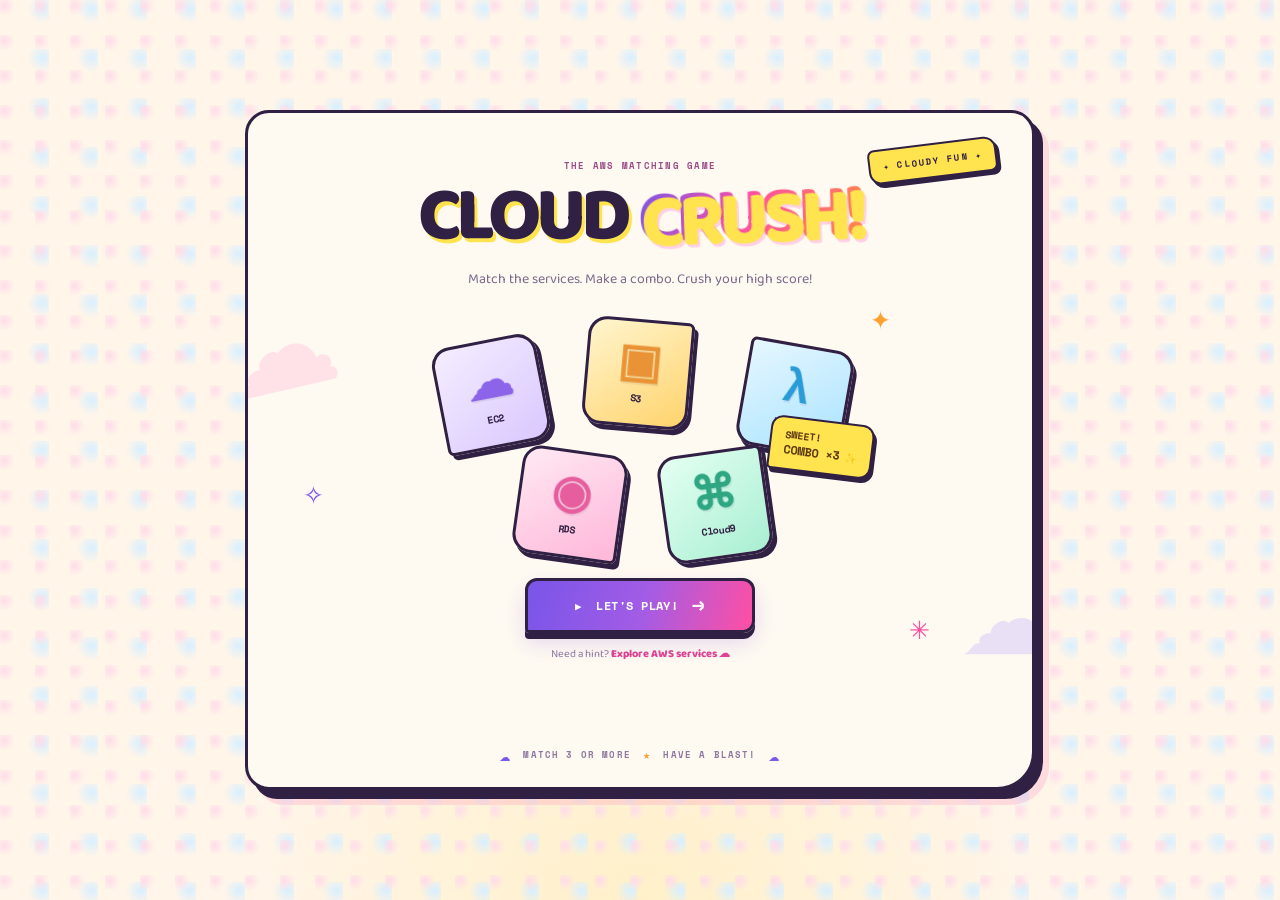
<file: index.html>
<!DOCTYPE html>
<html lang="en">


<head>

    <meta charset="UTF-8">
    <meta name="viewport" content="width=device-width, initial-scale=1.0">
    <meta name="theme-color" content="#fff5fb">
    <title>Cloud Crush — AWS Match Game</title>
    <link rel="stylesheet" href="main.css">
    <link rel="icon" type="image/png" href="images/candy-game-favicon.png">

</head>


<body class="landing-page">
    <main class="arcade">
        <div class="cloud cloud-one" aria-hidden="true">☁</div>
        <div class="cloud cloud-two" aria-hidden="true">☁</div>
        <div class="sparkle sparkle-one" aria-hidden="true">✦</div>
        <div class="sparkle sparkle-two" aria-hidden="true">✧</div>
        <div class="sparkle sparkle-three" aria-hidden="true">✳</div>

        <div class="game-sticker sticker-top">✦ CLOUDY FUN ✦</div>
        <p class="mini-kicker">THE AWS MATCHING GAME</p>
        <h1>Cloud <span>Crush!</span></h1>
        <p class="tagline">Match the services. Make a combo. Crush your high score!</p>

        <section class="tile-playground" aria-label="Colourful preview of game tiles">
            <div class="play-tile tile-ec2"><span>☁</span><small>EC2</small></div>
            <div class="play-tile tile-s3"><span>▣</span><small>S3</small></div>
            <div class="play-tile tile-lambda"><span>λ</span><small>Lambda</small></div>
            <div class="play-tile tile-rds"><span>◉</span><small>RDS</small></div>
            <div class="play-tile tile-cloud9"><span>⌘</span><small>Cloud9</small></div>
            <div class="combo-sticker">SWEET!<br><strong>COMBO ×3</strong> ✨</div>
        </section>

        <div class="action-area">
            <a class="play-button" href="indexprev.html">
                <span class="play-icon" aria-hidden="true">▶</span>
                LET'S PLAY!
                <span class="play-arrow" aria-hidden="true">→</span>
            </a>
            <a class="learn-link" href="Cloud-into.html">Need a hint? <span>Explore AWS services ☁</span></a>
        </div>

        <div class="bottom-doodle" aria-hidden="true">
            <span class="doodle-cloud">☁</span>
            <span class="doodle-text">MATCH 3 OR MORE</span>
            <span class="doodle-star">★</span>
            <span class="doodle-text">HAVE A BLAST!</span>
            <span class="doodle-cloud">☁</span>
        </div>
    </main>
</body>

</html>
</file>
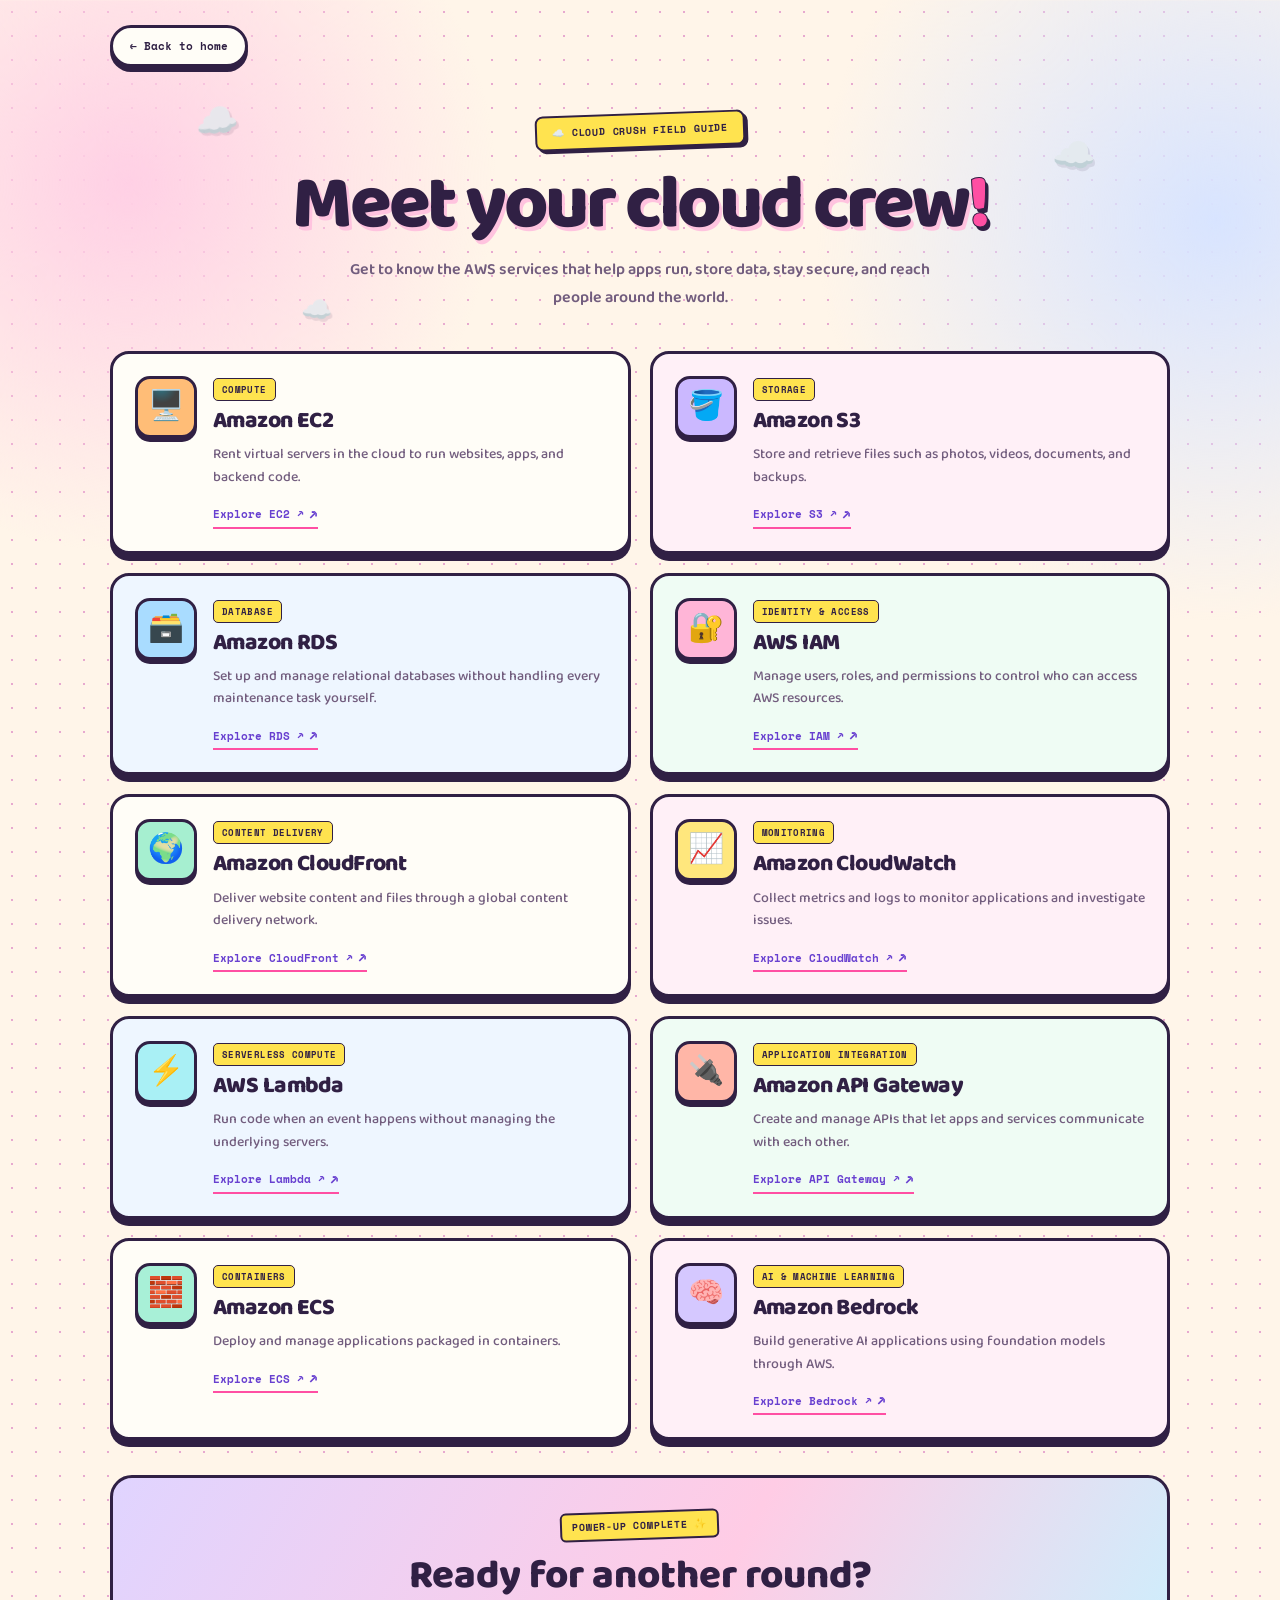
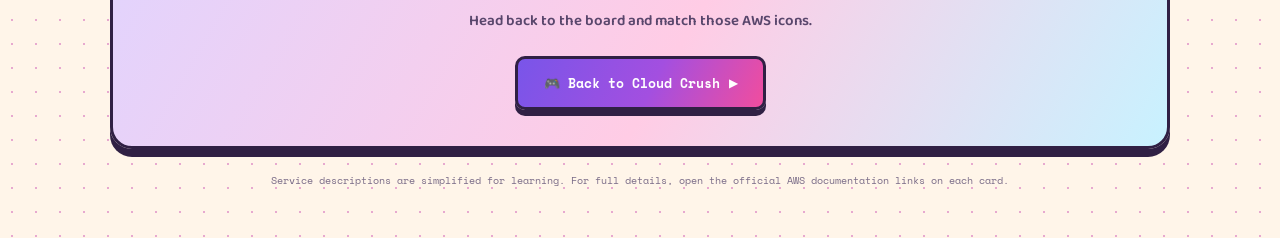
<file: Cloud-into.html>
<!DOCTYPE html>
<html lang="en">

<head>
    <meta charset="UTF-8">
    <meta name="viewport" content="width=device-width, initial-scale=1.0">
    <meta name="description" content="A beginner-friendly guide to common AWS cloud services featured in Cloud Crush.">
    <title>Explore AWS Services | Cloud Crush</title>
    <link rel="stylesheet" href="cloud.css">
    <link rel="icon" type="image/png" href="images/candy-game-favicon.png">
</head>

<body>
    <main class="page-shell">
        <a class="back-link" href="index.html">← Back to home</a>

        <header class="hero">
            <span class="eyebrow">☁️ CLOUD CRUSH FIELD GUIDE</span>
            <h1>Meet your cloud crew<span>!</span></h1>
            <p>Get to know the AWS services that help apps run, store data, stay secure, and reach people around the
                world.</p>
            <div class="hero-clouds" aria-hidden="true"><span>☁️</span><span>☁️</span><span>☁️</span></div>
        </header>

        <section class="services-grid" aria-label="Common AWS services">
            <article class="service-card orange">
                <div class="service-icon" aria-hidden="true">🖥️</div>
                <div class="service-content"><span class="category">COMPUTE</span>
                    <h2>Amazon EC2</h2>
                    <p>Rent virtual servers in the cloud to run websites, apps, and backend code.</p><a
                        href="https://docs.aws.amazon.com/AWSEC2/latest/UserGuide/concepts.html" target="_blank"
                        rel="noopener noreferrer">Explore EC2 ↗</a>
                </div>
            </article>
            <article class="service-card purple">
                <div class="service-icon" aria-hidden="true">🪣</div>
                <div class="service-content"><span class="category">STORAGE</span>
                    <h2>Amazon S3</h2>
                    <p>Store and retrieve files such as photos, videos, documents, and backups.</p><a
                        href="https://docs.aws.amazon.com/AmazonS3/latest/userguide/Welcome.html" target="_blank"
                        rel="noopener noreferrer">Explore S3 ↗</a>
                </div>
            </article>
            <article class="service-card blue">
                <div class="service-icon" aria-hidden="true">🗃️</div>
                <div class="service-content"><span class="category">DATABASE</span>
                    <h2>Amazon RDS</h2>
                    <p>Set up and manage relational databases without handling every maintenance task yourself.</p><a
                        href="https://docs.aws.amazon.com/AmazonRDS/latest/UserGuide/Welcome.html" target="_blank"
                        rel="noopener noreferrer">Explore RDS ↗</a>
                </div>
            </article>
            <article class="service-card pink">
                <div class="service-icon" aria-hidden="true">🔐</div>
                <div class="service-content"><span class="category">IDENTITY & ACCESS</span>
                    <h2>AWS IAM</h2>
                    <p>Manage users, roles, and permissions to control who can access AWS resources.</p><a
                        href="https://docs.aws.amazon.com/IAM/latest/UserGuide/introduction.html" target="_blank"
                        rel="noopener noreferrer">Explore IAM ↗</a>
                </div>
            </article>
            <article class="service-card green">
                <div class="service-icon" aria-hidden="true">🌍</div>
                <div class="service-content"><span class="category">CONTENT DELIVERY</span>
                    <h2>Amazon CloudFront</h2>
                    <p>Deliver website content and files through a global content delivery network.</p><a
                        href="https://docs.aws.amazon.com/AmazonCloudFront/latest/DeveloperGuide/Introduction.html"
                        target="_blank" rel="noopener noreferrer">Explore CloudFront ↗</a>
                </div>
            </article>
            <article class="service-card yellow">
                <div class="service-icon" aria-hidden="true">📈</div>
                <div class="service-content"><span class="category">MONITORING</span>
                    <h2>Amazon CloudWatch</h2>
                    <p>Collect metrics and logs to monitor applications and investigate issues.</p><a
                        href="https://docs.aws.amazon.com/AmazonCloudWatch/latest/monitoring/WhatIsCloudWatch.html"
                        target="_blank" rel="noopener noreferrer">Explore CloudWatch ↗</a>
                </div>
            </article>
            <article class="service-card cyan">
                <div class="service-icon" aria-hidden="true">⚡</div>
                <div class="service-content"><span class="category">SERVERLESS COMPUTE</span>
                    <h2>AWS Lambda</h2>
                    <p>Run code when an event happens without managing the underlying servers.</p><a
                        href="https://docs.aws.amazon.com/lambda/latest/dg/welcome.html" target="_blank"
                        rel="noopener noreferrer">Explore Lambda ↗</a>
                </div>
            </article>
            <article class="service-card coral">
                <div class="service-icon" aria-hidden="true">🔌</div>
                <div class="service-content"><span class="category">APPLICATION INTEGRATION</span>
                    <h2>Amazon API Gateway</h2>
                    <p>Create and manage APIs that let apps and services communicate with each other.</p><a
                        href="https://docs.aws.amazon.com/apigateway/latest/developerguide/welcome.html" target="_blank"
                        rel="noopener noreferrer">Explore API Gateway ↗</a>
                </div>
            </article>
            <article class="service-card mint">
                <div class="service-icon" aria-hidden="true">🧱</div>
                <div class="service-content"><span class="category">CONTAINERS</span>
                    <h2>Amazon ECS</h2>
                    <p>Deploy and manage applications packaged in containers.</p><a
                        href="https://docs.aws.amazon.com/AmazonECS/latest/developerguide/Welcome.html" target="_blank"
                        rel="noopener noreferrer">Explore ECS ↗</a>
                </div>
            </article>
            <article class="service-card lavender">
                <div class="service-icon" aria-hidden="true">🧠</div>
                <div class="service-content"><span class="category">AI & MACHINE LEARNING</span>
                    <h2>Amazon Bedrock</h2>
                    <p>Build generative AI applications using foundation models through AWS.</p><a
                        href="https://docs.aws.amazon.com/bedrock/latest/userguide/what-is-bedrock.html" target="_blank"
                        rel="noopener noreferrer">Explore Bedrock ↗</a>
                </div>
            </article>
        </section>

        <footer class="footer-card">
            <p class="footer-kicker">POWER-UP COMPLETE ✨</p>
            <h2>Ready for another round?</h2>
            <p>Head back to the board and match those AWS icons.</p>
            <a class="play-button" href="indexprev.html">🎮 Back to Cloud Crush</a>
        </footer>
        <p class="source-note">Service descriptions are simplified for learning. For full details, open the official AWS
            documentation links on each card.</p>
    </main>
</body>

</html>
</file>
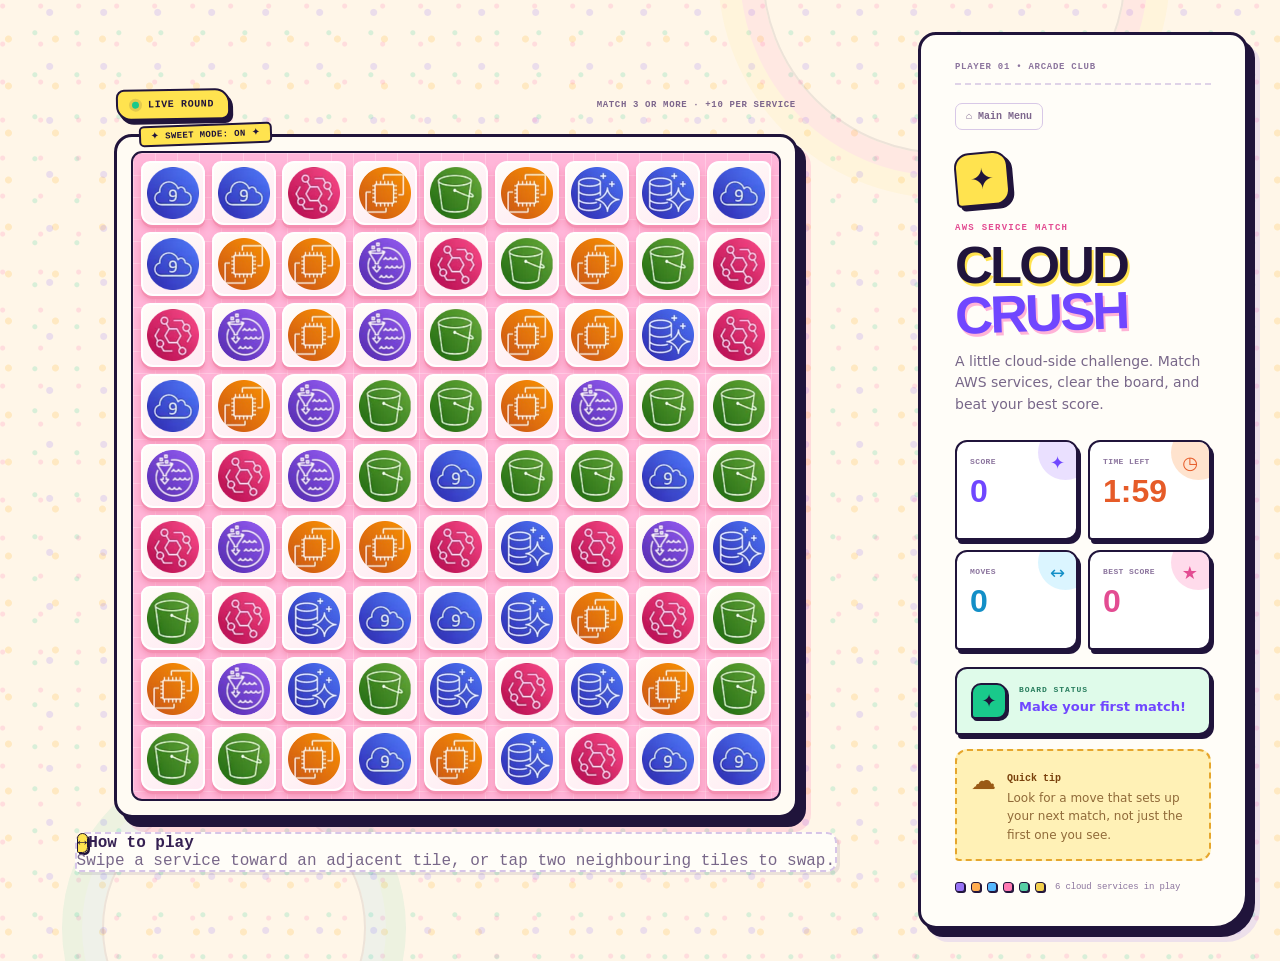
<file: indexprev.html>
<!DOCTYPE html>
<html lang="en">

<head>
    <meta charset="UTF-8">
    <meta name="viewport" content="width=device-width, initial-scale=1.0">
    <meta name="theme-color" content="#fff7f0">
    <title>AWS Candy Crush — Cloud Crush</title>
    <link rel="stylesheet" href="candy.css">
    <script src="candy.js" defer></script>
    <link rel="icon" type="image/png" href="images/candy-game-favicon.png">
</head>

<body class="game-page">
    <main class="game-layout">
        <section class="play-area" aria-label="Game board area">
            <div class="board-heading"><span class="live-pill"><span></span> LIVE ROUND</span><span
                    class="board-caption">MATCH 3 OR MORE · +10 PER SERVICE</span></div>
            <section class="board-frame" aria-label="Match three game">
                <div id="board" aria-label="Game board"></div>
                <svg id="matchFx" class="match-fx" aria-hidden="true"></svg>
            </section>
            <div class="play-hint"><span class="hint-icon">↔</span><span><strong>How to play</strong><br>Swipe a service
                    toward an adjacent tile, or tap two neighbouring tiles to swap.</span></div>
        </section>

        <aside class="game-sidebar">
            <a class="back-link" href="index.html"><span aria-hidden="true">⌂</span> Main Menu</a>
            <div class="brand-mark" aria-hidden="true">✦</div>
            <p class="eyebrow">AWS SERVICE MATCH</p>
            <h1>Cloud <span>Crush</span></h1>
            <p class="subtitle">A little cloud-side challenge. Match AWS services, clear the board, and beat your best
                score.</p>

            <section class="stats" aria-label="Game statistics">
                <div class="stat-card score-card"><span class="stat-icon">✦</span><span
                        class="stat-label">SCORE</span><strong id="score">0</strong></div>
                <div class="stat-card time-card"><span class="stat-icon">◷</span><span class="stat-label">TIME
                        LEFT</span><strong id="timer">2:00</strong></div>
                <div class="stat-card moves-card"><span class="stat-icon">↔</span><span
                        class="stat-label">MOVES</span><strong id="moves">0</strong></div>
                <div class="stat-card best-card"><span class="stat-icon">★</span><span class="stat-label">BEST
                        SCORE</span><strong id="bestScore">0</strong></div>
            </section>

            <div class="status-panel" aria-live="polite"><span class="status-orb">✦</span>
                <div><span class="status-label">BOARD STATUS</span><span id="comments">Make your first match!</span>
                </div>
            </div>
            <div class="sidebar-tip"><span>☁</span>
                <div><strong>Quick tip</strong>
                    <p>Look for a move that sets up your next match, not just the first one you see.</p>
                </div>
            </div>
            <div class="service-legend"><span class="legend-dot purple"></span><span
                    class="legend-dot orange"></span><span class="legend-dot blue"></span><span
                    class="legend-dot pink"></span><span class="legend-dot green"></span><span
                    class="legend-dot yellow"></span><span>6 cloud services in play</span></div>
        </aside>
    </main>

    <div id="gameOver" hidden>
        <div class="card" role="dialog" aria-modal="true" aria-labelledby="gameOverTitle">
            <div class="game-over-icon">✦</div>
            <p class="eyebrow">ROUND COMPLETE</p>
            <h2 id="gameOverTitle">Time's up!</h2>
            <p class="final-label">Your final score</p><strong class="final-score" id="finalScore">0</strong>
            <p class="best-result">Best score: <strong id="finalBestScore">0</strong></p>
            <button id="playAgain" type="button">Play again <span aria-hidden="true">↻</span></button>
            <a class="home-link" href="index.html">← Return to Main Menu</a>
        </div>
    </div>
    <audio id="crushSound" preload="auto">
        <source src="crush.mp3" type="audio/mpeg">
    </audio>
</body>

</html>
</file>
<file: main.css>
@import url('https://fonts.googleapis.com/css2?family=DM+Sans:wght@500;600;700;800;900&family=Space+Grotesk:wght@600;700&display=swap');

@import url('https://fonts.googleapis.com/css2?family=Baloo+2:wght@500;600;700;800&family=Space+Mono:wght@400;700&family=Space+Grotesk:wght@600;700&display=swap');
:root {
    --ink: #30254d;
    --purple: #7955e9;
    --pink: #ff72b6;
    --orange: #ffad55;
    --blue: #58b8f5;
    --green: #56cda9;
}

* {
    box-sizing: border-box;
}

body.landing-page {
    margin: 0;
    min-height: 100vh;
    display: grid;
    place-items: center;
    overflow-x: hidden;
    padding: 22px;
    color: var(--ink);
    font-family: 'DM Sans', Arial, sans-serif;
    background:
        radial-gradient(circle at 13% 16%, #ffdce9 0, transparent 24%),
        radial-gradient(circle at 87% 18%, #d8efff 0, transparent 25%),
        radial-gradient(circle at 50% 100%, #fff0c9 0, transparent 35%),
        #fbf8ff;
}

.arcade {
    position: relative;
    isolation: isolate;
    display: flex;
    flex-direction: column;
    align-items: center;
    width: min(790px, 100%);
    min-height: 680px;
    padding: 32px 28px 20px;
    overflow: hidden;
    border: 2px solid #fff;
    border-radius: 38px;
    background: linear-gradient(150deg, #ffffffdc, #fffaffd9 55%, #f3f8ffdc);
    box-shadow: 0 24px 80px #654da21c, inset 0 0 0 1px #eee6ff;
}

.mini-kicker {
    z-index: 1;
    margin: 14px 0 7px;
    color: #8d7ab9;
    font-size: 10px;
    font-weight: 900;
    letter-spacing: .22em;
}

h1 {
    z-index: 1;
    margin: 0;
    font: 900 clamp(48px, 8vw, 76px)/1 'Space Grotesk', sans-serif;
    letter-spacing: -.075em;
    text-align: center;
    text-shadow: 0 4px 0 #ffffff;
}

h1 span {
    display: inline-block;
    /* color: ; */
    background: linear-gradient(100deg, #8056eb, #e965ad 57%, #f5a344);
    background-clip: text;
    -webkit-background-clip: text;
    transform: rotate(-2deg);
}

.tagline {
    z-index: 1;
    max-width: 440px;
    margin: 13px 0 0;
    color: #827895;
    font-size: 14px;
    line-height: 1.6;
    text-align: center;
}

.game-sticker {
    position: absolute;
    z-index: 2;
    padding: 9px 13px;
    border: 2px solid #fff;
    border-radius: 999px;
    color: #fff;
    background: linear-gradient(110deg, #8a66ec, #bd71e6);
    box-shadow: 0 5px 0 #7453c8, 0 9px 18px #6c50a222;
    font-size: 9px;
    font-weight: 900;
    letter-spacing: .13em;
    transform: rotate(-8deg);
}

.sticker-top {
    top: 30px;
    right: 35px;
}

.tile-playground {
    position: relative;
    width: min(490px, 100%);
    height: 270px;
    margin: 13px 0 3px;
}

.play-tile {
    position: absolute;
    display: flex;
    flex-direction: column;
    align-items: center;
    justify-content: center;
    gap: 4px;
    width: 106px;
    height: 108px;
    border: 3px solid #fff;
    border-radius: 26px;
    box-shadow: 0 8px 0 #33234b12, 0 15px 25px #44305d1b, inset 0 2px 0 #ffffff;
    animation: bob 3.4s ease-in-out infinite;
    transition: transform .2s ease, box-shadow .2s ease;
}

.play-tile:hover {
    box-shadow: 0 5px 0 #33234b12, 0 8px 16px #44305d20;
}

.play-tile span {
    font-size: 44px;
    font-weight: 900;
    line-height: 1;
}

.play-tile small {
    color: #504766;
    font-size: 11px;
    font-weight: 900;
}

.tile-ec2 {
    top: 36px;
    left: 43px;
    color: #8b64e9;
    background: linear-gradient(145deg, #fff, #e9ddff);
    transform: rotate(-11deg);
}

.tile-s3 {
    top: 15px;
    left: 190px;
    color: #e99336;
    background: linear-gradient(145deg, #fff, #ffedcf);
    transform: rotate(5deg);
    animation-delay: -.8s;
}

.tile-lambda {
    top: 40px;
    right: 37px;
    color: #299bd7;
    background: linear-gradient(145deg, #fff, #dff4ff);
    transform: rotate(10deg);
    animation-delay: -1.3s;
}

.tile-rds {
    bottom: 16px;
    left: 122px;
    color: #e65e9e;
    background: linear-gradient(145deg, #fff, #ffe1ef);
    transform: rotate(8deg);
    animation-delay: -1.8s;
}

.tile-cloud9 {
    right: 117px;
    bottom: 15px;
    color: #2ea681;
    background: linear-gradient(145deg, #fff, #ddf8ed);
    transform: rotate(-8deg);
    animation-delay: -.4s;
}

.combo-sticker {
    position: absolute;
    z-index: 3;
    right: 12px;
    bottom: 100px;
    padding: 10px 13px;
    border: 2px solid #fff;
    border-radius: 14px 14px 14px 4px;
    color: #a86a20;
    background: linear-gradient(140deg, #fff5bf, #ffe1a1);
    box-shadow: 0 5px 0 #f2ca75, 0 10px 20px #a4771b1c;
    font-size: 10px;
    font-weight: 800;
    line-height: 1.35;
    transform: rotate(7deg);
}

.combo-sticker strong {
    font-size: 12px;
}

.action-area {
    z-index: 2;
    display: flex;
    flex-direction: column;
    align-items: center;
    gap: 12px;
    margin-top: 1px;
}

.play-button {
    display: inline-flex;
    align-items: center;
    justify-content: center;
    gap: 14px;
    min-width: 230px;
    padding: 16px 23px;
    border: 3px solid #fff;
    border-radius: 18px;
    color: #fff;
    background: linear-gradient(105deg, #7955e9, #a365e7 55%, #e76eb2);
    box-shadow: 0 7px 0 #6742c9, 0 13px 25px #7955e93d;
    text-decoration: none;
    font-size: 13px;
    font-weight: 900;
    letter-spacing: .07em;
    transition: transform .18s ease, box-shadow .18s ease, filter .18s ease;
}

.play-button:hover {
    transform: translateY(-4px) scale(1.025);
    box-shadow: 0 10px 0 #6742c9, 0 18px 28px #7955e946;
    filter: saturate(1.1);
}

.play-button:active {
    transform: translateY(3px);
    box-shadow: 0 3px 0 #6742c9, 0 7px 14px #7955e92b;
}

.play-icon {
    font-size: 11px;
}

.play-arrow {
    font-size: 20px;
    line-height: 12px;
}

.learn-link {
    color: #a098b5;
    font-size: 11px;
    text-decoration: none;
}

.learn-link span {
    color: #7a5bd6;
    font-weight: 800;
}

.learn-link:hover span {
    text-decoration: underline;
}

.bottom-doodle {
    z-index: 1;
    display: flex;
    align-items: center;
    justify-content: center;
    gap: 12px;
    width: 100%;
    margin-top: auto;
    padding-top: 18px;
    color: #b4a9d2;
    font-size: 9px;
    font-weight: 900;
    letter-spacing: .13em;
}

.doodle-cloud {
    color: #9d8ce0;
    font-size: 18px;
}

.doodle-star {
    color: #f1b44d;
    font-size: 12px;
}

.cloud,
.sparkle {
    position: absolute;
    pointer-events: none;
}

.cloud {
    z-index: -1;
    color: #d8d0f5;
    font-size: 120px;
    opacity: .42;
}

.cloud-one {
    top: 22%;
    left: -29px;
    transform: rotate(-13deg);
}

.cloud-two {
    right: -27px;
    bottom: 12%;
    color: #f8cce2;
    font-size: 100px;
}

.sparkle {
    z-index: 1;
    color: #f4b64e;
    font-size: 25px;
    animation: twinkle 2s ease-in-out infinite;
}

.sparkle-one {
    top: 28%;
    right: 18%;
}

.sparkle-two {
    top: 54%;
    left: 7%;
    color: #a18be9;
    animation-delay: -.7s;
}

.sparkle-three {
    right: 13%;
    bottom: 20%;
    color: #ed86bb;
    animation-delay: -1.2s;
}

@keyframes bob {

    0%,
    100% {
        translate: 0 0;
    }

    50% {
        translate: 0 -8px;
    }
}

@keyframes twinkle {

    0%,
    100% {
        opacity: .45;
        scale: .85;
        rotate: 0deg;
    }

    50% {
        opacity: 1;
        scale: 1.18;
        rotate: 12deg;
    }
}

@media (max-width: 600px) {
    body.landing-page {
        padding: 12px;
    }

    .arcade {
        min-height: 660px;
        padding: 28px 16px 18px;
        border-radius: 28px;
    }

    .sticker-top {
        top: 17px;
        right: 13px;
        font-size: 7px;
    }

    .mini-kicker {
        margin-top: 21px;
        font-size: 8px;
    }

    h1 {
        font-size: clamp(45px, 12vw, 63px);
    }

    .tagline {
        max-width: 300px;
        font-size: 12px;
    }

    .tile-playground {
        height: 245px;
        margin-top: 16px;
    }

    .play-tile {
        width: 82px;
        height: 86px;
        border-radius: 21px;
    }

    .play-tile span {
        font-size: 34px;
    }

    .play-tile small {
        font-size: 9px;
    }

    .tile-ec2 {
        top: 36px;
        left: 3%;
    }

    .tile-s3 {
        top: 12px;
        left: calc(50% - 41px);
    }

    .tile-lambda {
        top: 39px;
        right: 3%;
    }

    .tile-rds {
        bottom: 10px;
        left: 20%;
    }

    .tile-cloud9 {
        bottom: 9px;
        right: 20%;
    }

    .combo-sticker {
        right: 0;
        bottom: 94px;
        padding: 7px 9px;
        font-size: 8px;
    }

    .combo-sticker strong {
        font-size: 10px;
    }

    .bottom-doodle {
        gap: 7px;
        font-size: 7px;
        letter-spacing: .08em;
    }

    .doodle-cloud {
        font-size: 14px;
    }
}

@media (max-width: 380px) {
    .arcade {
        min-height: 630px;
    }

    .tile-playground {
        transform: scale(.92);
        transform-origin: center;
        margin-top: 0;
        margin-bottom: -8px;
    }

    .sticker-top {
        display: none;
    }
}

@media (prefers-reduced-motion: reduce) {

    *,
    *::before,
    *::after {
        animation-duration: .01ms !important;
        transition-duration: .01ms !important;
    }
}



/* ==========================================
   CANDY ARCADE — LANDING PAGE THEME
   Bubblegum pink + retro arcade personality
   ========================================== */

:root {
    --ink: #302044;
    --purple: #7955e9;
    --pink: #ff4fa3;
    --orange: #ffad55;
    --blue: #58b8f5;
    --green: #56cda9;
    --yellow: #ffe34f;
}

/* Warm, candy-speckled background */
body.landing-page {
    position: relative;
    isolation: isolate;
    background-color: #fff5e9;
    background-image:
        radial-gradient(circle, #ff4fa32b 2px, transparent 2.5px),
        radial-gradient(circle, #7955e926 2px, transparent 2.5px),
        radial-gradient(ellipse at 12% 12%, #ffc5df 0, transparent 30%),
        radial-gradient(ellipse at 90% 85%, #ffe2a7 0, transparent 32%),
        #fff5e9;
    background-size: 35px 35px, 49px 49px, auto, auto, auto;
    color: var(--ink);
    font-family: 'Baloo 2', sans-serif;
}

/* The arcade machine */
.arcade {
    border: 3px solid var(--ink);
    border-radius: 24px 24px 38px 24px;
    background: #fffaf1;
    box-shadow:
        8px 9px 0 var(--ink),
        14px 15px 0 #ff4fa329;
}

/* Small arcade label */
.mini-kicker {
    color: #9b4c86;
    font-family: 'Space Mono', monospace;
    font-size: 9px;
    letter-spacing: .14em;
}

/* Big playful title */
h1 {
    font-family: 'Baloo 2', sans-serif;
    font-weight: 800;
    letter-spacing: -.065em;
    text-transform: uppercase;
    text-shadow: 3px 4px 0 #ffe34f;
}

h1 span {
    background: linear-gradient(
        110deg,
        #7955e9 0%,
        #ff4fa3 48%,
        #ff8a43 100%
    );
    background-clip: text;
    -webkit-background-clip: text;
    -webkit-text-fill-color: transparent;
    filter: drop-shadow(2px 3px 0 #ffd0e5);
}

/* Intro text */
.tagline {
    color: #786789;
    font-size: 14px;
    line-height: 1.65;
}

/* Top sticker becomes a comic-style arcade badge */
.game-sticker {
    border: 2px solid var(--ink);
    border-radius: 7px 12px 7px 12px;
    color: var(--ink);
    background: var(--yellow);
    box-shadow: 3px 4px 0 var(--ink);
    font-family: 'Space Mono', monospace;
    font-size: 9px;
    transform: rotate(-7deg);
    transition: transform .2s ease;
}

.game-sticker:hover {
    transform: rotate(-2deg) scale(1.05);
}

/* Candy tiles: bold outlines and playful colours */
.play-tile {
    border: 3px solid var(--ink);
    border-radius: 20px 20px 20px 7px;
    box-shadow:
        4px 5px 0 var(--ink),
        0 10px 22px #30204415,
        inset 0 2px 0 #ffffff;
    cursor: default;
    transition:
        transform .2s ease,
        box-shadow .2s ease,
        filter .2s ease;
}

.play-tile:hover {
    transform: translateY(-5px) rotate(0deg) scale(1.06);
    box-shadow:
        5px 7px 0 var(--ink),
        0 14px 24px #30204420;
    filter: saturate(1.12);
}

.play-tile span {
    font-size: 46px;
    filter: drop-shadow(1px 2px 0 #30204413);
}

.play-tile small {
    color: var(--ink);
    font-family: 'Space Mono', monospace;
    font-size: 10px;
    letter-spacing: -.04em;
}

/* Give each AWS tile its own candy identity */
.tile-ec2 {
    border-radius: 19px 19px 19px 6px;
    background: linear-gradient(145deg, #f5edff, #d9c8ff);
    box-shadow: 4px 5px 0 #302044;
}

.tile-s3 {
    border-radius: 19px 6px 19px 19px;
    background: linear-gradient(145deg, #fff5ce, #ffd36c);
    box-shadow: 4px 5px 0 #302044;
}

.tile-lambda {
    border-radius: 6px 19px 19px 19px;
    background: linear-gradient(145deg, #e6f7ff, #a7e2ff);
    box-shadow: 4px 5px 0 #302044;
}

.tile-rds {
    border-radius: 19px 19px 6px 19px;
    background: linear-gradient(145deg, #ffe9f3, #ffb6d9);
    box-shadow: 4px 5px 0 #302044;
}

.tile-cloud9 {
    border-radius: 19px 6px 19px 19px;
    background: linear-gradient(145deg, #e4fff2, #a9efd2);
    box-shadow: 4px 5px 0 #302044;
}

/* Combo sticker */
.combo-sticker {
    border: 2px solid var(--ink);
    border-radius: 12px 12px 12px 4px;
    color: #5e3a13;
    background: var(--yellow);
    box-shadow: 3px 4px 0 var(--ink);
    font-family: 'Space Mono', monospace;
}

/* Main Play button */
.play-button {
    position: relative;
    border: 3px solid var(--ink);
    border-radius: 12px 12px 12px 4px;
    color: #fff;
    background: linear-gradient(105deg, #7955e9, #a35ce5 52%, #ff4fa3);
    box-shadow:
        0 6px 0 var(--ink),
        0 10px 22px #7955e936;
    font-family: 'Space Mono', monospace;
    font-size: 12px;
    letter-spacing: .04em;
}

.play-button:hover {
    transform: translateY(-4px) rotate(-1deg);
    box-shadow:
        0 10px 0 var(--ink),
        0 16px 26px #7955e940;
    filter: saturate(1.2);
}

.play-button:active {
    transform: translateY(3px);
    box-shadow: 0 2px 0 var(--ink);
}

/* Supporting link */
.learn-link {
    color: #8b789b;
}

.learn-link span {
    color: #e04491;
}

/* Footer becomes a tiny arcade-machine label */
.bottom-doodle {
    color: #8e789f;
    font-family: 'Space Mono', monospace;
    font-size: 9px;
}

.doodle-cloud {
    color: #7955e9;
}

.doodle-star {
    color: #ff9f2f;
}

/* Clouds and sparkles */
.cloud {
    color: #ffb6d9;
    opacity: .34;
}

.cloud-two {
    color: #c9b8ff;
    opacity: .38;
}

.sparkle {
    color: #ff9f2f;
}

.sparkle-two {
    color: #7955e9;
}

.sparkle-three {
    color: #ff4fa3;
}

/* Respect reduced-motion preferences */
@media (prefers-reduced-motion: reduce) {
    .play-tile,
    .sparkle,
    .game-sticker {
        animation: none !important;
        transition: none !important;
    }
}

/* Mobile adjustments */
@media (max-width: 600px) {
    .arcade {
        border-radius: 19px 19px 28px 19px;
        box-shadow: 5px 6px 0 var(--ink);
    }

    .play-button {
        min-width: 220px;
        padding: 15px 18px;
    }

    .play-tile {
        border-width: 2px;
        box-shadow: 3px 4px 0 var(--ink);
    }

    .play-tile:hover {
        box-shadow: 3px 4px 0 var(--ink);
    }
}

@media (max-width: 380px) {
    .arcade {
        box-shadow: 4px 5px 0 var(--ink);
    }

    .mini-kicker {
        letter-spacing: .08em;
    }
}
</file>
<file: cloud.css>
@import url('https://fonts.googleapis.com/css2?family=Baloo+2:wght@400;500;600;700;800&family=Space+Mono:wght@400;700&family=Space+Grotesk:wght@500;600;700&display=swap');

* {
    box-sizing: border-box;
}

:root {
    --ink: #302044;
    --muted: #725d7e;
    --purple: #7955e9;
    --pink: #ff4fa3;
    --orange: #ffad55;
    --blue: #58b8f5;
    --green: #56cda9;
    --yellow: #ffe34f;
    --outline: #302044;
    --cream: #fff5e9;
}

html {
    scroll-behavior: smooth;
}

body {
    margin: 0;
    min-height: 100vh;
    padding: 25px 18px 48px;
    color: var(--ink);
    font-family: 'Baloo 2', sans-serif;
    background-color: var(--cream);
    background-image:
        radial-gradient(circle at 10% 10%, #ffd0e5 0, transparent 23rem),
        radial-gradient(circle at 95% 12%, #d8e4ff 0, transparent 25rem),
        radial-gradient(#e7a9cf 1.5px, transparent 1.5px);
    background-size: auto, auto, 24px 24px;
    background-position: center, center, 0 0;
}

a {
    -webkit-tap-highlight-color: transparent;
}

.page-shell {
    width: min(100%, 1060px);
    margin: 0 auto;
}

/* BACK BUTTON */

.back-link {
    display: inline-flex;
    align-items: center;
    gap: 6px;
    padding: 10px 17px;
    border: 3px solid var(--outline);
    border-radius: 999px;
    background: #fffdf7;
    color: var(--ink);
    text-decoration: none;
    font-family: 'Space Mono', monospace;
    font-size: 11px;
    font-weight: 700;
    box-shadow: 0 5px 0 var(--outline);
    transition: transform .15s ease, box-shadow .15s ease;
}

.back-link:hover {
    transform: translateY(3px);
    box-shadow: 0 2px 0 var(--outline);
}

/* HERO SECTION */

.hero {
    position: relative;
    overflow: hidden;
    text-align: center;
    padding: 46px 16px 40px;
}

.eyebrow {
    position: relative;
    z-index: 1;
    display: inline-block;
    padding: 8px 15px;
    border: 2px solid var(--outline);
    border-radius: 8px;
    color: var(--ink);
    background: var(--yellow);
    box-shadow: 3px 3px 0 var(--outline);
    font-family: 'Space Mono', monospace;
    font-size: 10px;
    font-weight: 700;
    letter-spacing: .08em;
    transform: rotate(-2deg);
}

.hero h1 {
    position: relative;
    z-index: 1;
    margin: 20px 0 12px;
    font-family: 'Baloo 2', sans-serif;
    font-size: clamp(42px, 7vw, 76px);
    font-weight: 800;
    line-height: .98;
    letter-spacing: -.045em;
    text-shadow: 3px 4px 0 #ffc3df;
}

.hero h1 span {
    display: inline-block;
    color: var(--pink);
    -webkit-text-stroke: 1px var(--outline);
    text-shadow: 3px 4px 0 var(--outline);
    transform: rotate(-2deg);
}

.hero > p {
    position: relative;
    z-index: 1;
    max-width: 590px;
    margin: 14px auto 0;
    color: var(--muted);
    font-size: 16px;
    font-weight: 600;
    line-height: 1.7;
}

.hero-clouds {
    position: absolute;
    inset: 0;
    pointer-events: none;
    opacity: .85;
}

.hero-clouds span {
    position: absolute;
    font-size: 35px;
    filter: drop-shadow(2px 3px 0 rgba(48, 32, 68, .12));
    animation: bob 3.5s ease-in-out infinite;
}

.hero-clouds span:nth-child(1) {
    top: 10%;
    left: 8%;
    transform: rotate(-12deg);
}

.hero-clouds span:nth-child(2) {
    top: 22%;
    right: 7%;
    animation-delay: -1.2s;
}

.hero-clouds span:nth-child(3) {
    bottom: 7%;
    left: 18%;
    font-size: 25px;
    animation-delay: -.7s;
}

/* SERVICE GRID */

.services-grid {
    display: grid;
    grid-template-columns: repeat(2, minmax(0, 1fr));
    gap: 19px;
}

.service-card {
    position: relative;
    display: flex;
    align-items: flex-start;
    gap: 16px;
    min-width: 0;
    padding: 22px;
    border: 3px solid var(--outline);
    border-radius: 19px;
    background: #fffdf7;
    box-shadow: 0 7px 0 var(--outline);
    transition: transform .16s ease, box-shadow .16s ease;
}

.service-card:nth-child(4n + 1) {
    background: #fffdf7;
}

.service-card:nth-child(4n + 2) {
    background: #fff0f7;
}

.service-card:nth-child(4n + 3) {
    background: #eef6ff;
}

.service-card:nth-child(4n) {
    background: #effcf4;
}

.service-card:hover {
    transform: translateY(-4px) rotate(-.4deg);
    box-shadow: 0 11px 0 var(--outline);
}

.service-icon {
    display: grid;
    flex: 0 0 62px;
    width: 62px;
    height: 62px;
    place-items: center;
    border: 3px solid var(--outline);
    border-radius: 15px;
    font-size: 29px;
    box-shadow: 0 4px 0 var(--outline);
    transition: transform .18s ease;
}

.service-card:hover .service-icon {
    transform: rotate(-5deg) scale(1.04);
}

/* COLORFUL SERVICE ICON BACKGROUNDS */

.orange .service-icon {
    background: #ffbd77;
}

.purple .service-icon {
    background: #cbb8ff;
}

.blue .service-icon {
    background: #a9dcff;
}

.pink .service-icon {
    background: #ffb5d7;
}

.green .service-icon {
    background: #a6efd0;
}

.yellow .service-icon {
    background: #ffe77d;
}

.cyan .service-icon {
    background: #a9f0f5;
}

.coral .service-icon {
    background: #ffb6a7;
}

.mint .service-icon {
    background: #a8f0d7;
}

.lavender .service-icon {
    background: #d5c8ff;
}

/* SERVICE TEXT */

.service-content {
    min-width: 0;
}

.category {
    display: inline-block;
    margin: 2px 0 7px;
    padding: 4px 8px;
    border: 1.5px solid var(--outline);
    border-radius: 5px;
    color: var(--ink);
    background: var(--yellow);
    font-family: 'Space Mono', monospace;
    font-size: 9px;
    font-weight: 700;
    letter-spacing: .04em;
}

.service-card h2 {
    margin: 0;
    font-family: 'Baloo 2', sans-serif;
    font-size: 23px;
    font-weight: 800;
    line-height: 1.15;
    letter-spacing: -.025em;
}

.service-card p {
    margin: 9px 0 13px;
    color: var(--muted);
    font-size: 14px;
    font-weight: 500;
    line-height: 1.6;
}

.service-card a {
    display: inline-flex;
    align-items: center;
    gap: 5px;
    padding-bottom: 2px;
    border-bottom: 2px solid var(--pink);
    color: #6840d0;
    font-family: 'Space Mono', monospace;
    font-size: 11px;
    font-weight: 700;
    text-decoration: none;
    transition: color .15s ease, border-color .15s ease;
}

.service-card a::after {
    content: '↗';
    font-size: 14px;
    transition: transform .15s ease;
}

.service-card a:hover {
    color: #d92f83;
    border-color: var(--yellow);
}

.service-card a:hover::after {
    transform: translate(2px, -2px);
}

/* BOTTOM PLAY BANNER */

.footer-card {
    position: relative;
    overflow: hidden;
    margin-top: 35px;
    padding: 33px 18px 36px;
    text-align: center;
    border: 3px solid var(--outline);
    border-radius: 22px;
    background: linear-gradient(120deg, #e0d4ff, #ffcce5 55%, #c8f2ff);
    box-shadow: 0 8px 0 var(--outline);
}

.footer-kicker {
    display: inline-block;
    margin: 0 0 9px;
    padding: 5px 10px;
    border: 2px solid var(--outline);
    border-radius: 6px;
    color: var(--ink);
    background: var(--yellow);
    font-family: 'Space Mono', monospace;
    font-size: 10px;
    font-weight: 700;
    letter-spacing: .08em;
    transform: rotate(-2deg);
}

.footer-card h2 {
    margin: 4px 0 0;
    font-family: 'Baloo 2', sans-serif;
    font-size: clamp(28px, 4vw, 40px);
    font-weight: 800;
    line-height: 1.15;
}

.footer-card > p:not(.footer-kicker) {
    margin: 10px 0 23px;
    color: #59466c;
    font-size: 15px;
    font-weight: 600;
}

/* ARCADE PLAY BUTTON */

.play-button {
    position: relative;
    display: inline-flex;
    align-items: center;
    justify-content: center;
    gap: 9px;
    padding: 14px 26px;
    border: 3px solid var(--outline);
    border-radius: 10px;
    color: white;
    background: linear-gradient(115deg, #7955e9, #a34fe0 55%, #f14d9e);
    box-shadow: 0 6px 0 var(--outline);
    text-decoration: none;
    font-family: 'Space Mono', monospace;
    font-size: 13px;
    font-weight: 700;
    transition: transform .15s ease, box-shadow .15s ease;
}

.play-button::after {
    content: '▶';
    font-size: 11px;
}

.play-button:hover {
    transform: translateY(3px);
    box-shadow: 0 3px 0 var(--outline);
}

.play-button:active {
    transform: translateY(6px);
    box-shadow: 0 0 0 var(--outline);
}

/* FOOTER NOTE */

.source-note {
    margin: 23px 0 0;
    text-align: center;
    color: #786a86;
    font-family: 'Space Mono', monospace;
    font-size: 10px;
    line-height: 1.8;
}

/* FLOATING DECORATION */

@keyframes bob {
    0%, 100% {
        translate: 0 0;
    }

    50% {
        translate: 0 -8px;
    }
}

/* KEYBOARD ACCESSIBILITY */

a:focus-visible {
    outline: 3px dashed #6840d0;
    outline-offset: 5px;
}

/* MOBILE */

@media (max-width: 700px) {
    body {
        padding: 17px 12px 32px;
    }

    .hero {
        padding: 37px 6px 30px;
    }

    .hero h1 {
        font-size: clamp(39px, 10vw, 60px);
    }

    .hero-clouds span:nth-child(1) {
        left: 0;
    }

    .hero-clouds span:nth-child(2) {
        right: 0;
    }

    .services-grid {
        grid-template-columns: 1fr;
        gap: 16px;
    }

    .service-card {
        padding: 17px;
        gap: 13px;
    }

    .service-icon {
        flex-basis: 54px;
        width: 54px;
        height: 54px;
        border-radius: 13px;
        font-size: 25px;
    }

    .service-card h2 {
        font-size: 21px;
    }

    .service-card p {
        font-size: 13px;
    }

    .footer-card {
        padding: 28px 14px 31px;
    }
}

/* REDUCED MOTION */

@media (prefers-reduced-motion: reduce) {
    *,
    *::before,
    *::after {
        animation-duration: .01ms !important;
        animation-iteration-count: 1 !important;
        scroll-behavior: auto !important;
        transition-duration: .01ms !important;
    }
}
</file>
<file: candy.css>
@import url('https://fonts.googleapis.com/css2?family=DM+Sans:wght@400;500;600;700&family=Space+Grotesk:wght@500;600;700&display=swap');

:root {
  color-scheme: light;
  --ink: #20243a;
  --muted: #777f96;
  --purple: #6c4ce5;
  --orange: #ff9f43;
  --blue: #4aa8ff;
  --pink: #ff6eaa;
  --green: #42cba5;
  --yellow: #ffd45c;
  --board-size: min(76vh, min(70vw, 760px));
}

* {
  box-sizing: border-box
}

body.game-page {
  margin: 0;
  min-height: 100vh;
  padding: clamp(16px, 3vw, 38px);
  font-family: 'DM Sans', Arial, sans-serif;
  color: var(--ink);
  background: radial-gradient(ellipse at 13% 12%, #ffe2ef 0, transparent 27%), radial-gradient(ellipse at 80% 90%, #d9f4ff 0, transparent 29%), radial-gradient(ellipse at 48% 0, #fff0ca 0, transparent 35%), #f7f5ff;
}

.game-layout {
  width: min(1440px, 100%);
  min-height: calc(100vh - 2 * clamp(16px, 3vw, 38px));
  margin: 0 auto;
  display: grid;
  grid-template-columns: minmax(0, 1fr) minmax(270px, 330px);
  gap: clamp(24px, 4vw, 62px);
  align-items: center;
}

.play-area {
  min-width: 0;
  display: flex;
  flex-direction: column;
  align-items: center;
  justify-content: center;
  gap: 18px
}

.board-heading {
  width: min(100%, var(--board-size));
  display: flex;
  justify-content: space-between;
  align-items: center;
  gap: 12px;
  padding: 0 4px
}

.live-pill {
  display: inline-flex;
  align-items: center;
  gap: 8px;
  padding: 8px 12px;
  border-radius: 99px;
  background: #fff;
  border: 1px solid #e9e3ff;
  color: #6c4ce5;
  font-size: 10px;
  font-weight: 800;
  letter-spacing: .1em;
  box-shadow: 0 5px 16px #4c3a8210
}

.live-pill>span {
  width: 7px;
  height: 7px;
  border-radius: 50%;
  background: #36c99a;
  box-shadow: 0 0 0 4px #36c99a20
}

.board-caption {
  font-size: 10px;
  font-weight: 800;
  letter-spacing: .12em;
  color: #9292a7;
  text-align: right
}

.board-frame {
  position: relative;
  width: var(--board-size);
  height: var(--board-size);
  padding: clamp(10px, 1.5vw, 17px);
  border: 1px solid #fff;
  border-radius: 28px;
  background: linear-gradient(145deg, #fff, #f7f4ff);
  box-shadow: 0 22px 70px #5d4c9b20, 0 4px 12px #4c3a820c;
  overflow: visible
}

#board {
  position: relative;
  width: 100%;
  height: 100%;
  display: grid;
  grid-template-columns: repeat(9, minmax(0, 1fr));
  grid-template-rows: repeat(9, minmax(0, 1fr));
  gap: clamp(4px, .7vw, 9px);
  padding: clamp(4px, .7vw, 9px);
  overflow: hidden;
  border-radius: 19px;
  background: linear-gradient(135deg, #e9e6ff, #e0f4ff 48%, #fff0f5);
  touch-action: none;
  user-select: none;
  -webkit-user-select: none
}

#board img {
  position: relative;
  z-index: 1;
  display: block;
  width: 100%;
  height: 100%;
  min-width: 0;
  min-height: 0;
  padding: clamp(2px, .35vw, 5px);
  object-fit: contain;
  border-radius: 12px;
  cursor: grab;
  -webkit-user-drag: none;
  -webkit-touch-callout: none;
  background: linear-gradient(145deg, #fff, #fff9ff);
  border: 1px solid #ffffffd9;
  box-shadow: 0 3px 7px #55507816;
  transition: transform .2s cubic-bezier(.2, .8, .2, 1), background-color .2s, box-shadow .2s, opacity .2s;
  will-change: transform
}

#board img:active {
  cursor: grabbing
}

#board img.selected {
  z-index: 3;
  transform: scale(1.08);
  background: #fff1b9;
  outline: 3px solid #ffad4e;
  outline-offset: -3px;
  box-shadow: 0 0 0 5px #ffb74d35, 0 8px 18px #5440802a
}

#board img.empty {
  visibility: hidden;
  pointer-events: none
}

#board img.invalid-swap {
  animation: invalid-nudge .24s ease-in-out
}

#board img.swap-moving {
  transition: transform .19s cubic-bezier(.2, .85, .25, 1)
}

#board img.matching {
  z-index: 4;
  animation: match-pop .34s ease-in-out forwards;
  filter: drop-shadow(0 0 8px #ffcf55)
}

.match-fx {
  position: absolute;
  inset: 0;
  width: 100%;
  height: 100%;
  z-index: 5;
  pointer-events: none;
  overflow: visible
}

.match-line {
  fill: none;
  stroke: #fff;
  stroke-width: 8;
  stroke-linecap: round;
  stroke-linejoin: round;
  filter: drop-shadow(0 0 3px #ff9e43) drop-shadow(0 0 8px #ffb6d9);
  stroke-dasharray: 1;
  stroke-dashoffset: 1;
  animation: draw-match .32s ease-out forwards
}

.match-spark {
  fill: #fff8bd;
  stroke: #ffad43;
  stroke-width: 2;
  animation: spark-pop .38s ease-out forwards;
  transform-box: fill-box;
  transform-origin: center
}

.game-sidebar {
  align-self: stretch;
  display: flex;
  flex-direction: column;
  justify-content: center;
  padding: clamp(22px, 3vw, 34px);
  border: 1px solid #ffffffd9;
  border-radius: 30px;
  background: linear-gradient(155deg, #ffffffed, #fff9ffed 60%, #f0faffed);
  box-shadow: 0 18px 60px #594d8817;
  backdrop-filter: blur(12px)
}

.back-link {
  align-self: flex-start;
  color: #777f96;
  text-decoration: none;
  font-size: 12px;
  font-weight: 700;
  margin-bottom: clamp(22px, 4vh, 40px)
}

.back-link:hover,
.home-link:hover {
  color: var(--purple)
}

.brand-mark {
  display: grid;
  place-items: center;
  width: 46px;
  height: 46px;
  margin-bottom: 17px;
  border-radius: 16px;
  color: white;
  background: linear-gradient(135deg, #8e62f2, #5d8cff 70%, #56cde7);
  font-size: 25px;
  box-shadow: 0 8px 20px #6c4ce535
}

.eyebrow {
  margin: 0 0 8px;
  color: #7b5be8;
  font-size: 10px;
  font-weight: 800;
  letter-spacing: .18em
}

h1 {
  margin: 0;
  font: 700 clamp(36px, 4vw, 48px)/1.02 'Space Grotesk', sans-serif;
  letter-spacing: -.055em
}

h1 span {
  color: #7955e9
}

.subtitle {
  margin: 13px 0 24px;
  color: var(--muted);
  font-size: 13px;
  line-height: 1.7
}

.stats {
  display: grid;
  grid-template-columns: repeat(2, minmax(0, 1fr));
  gap: 11px;
  margin: 0 0 17px
}

.stat-card {
  position: relative;
  min-width: 0;
  min-height: 100px;
  padding: 14px 15px 13px;
  border: 1px solid #eee9ff;
  border-radius: 18px;
  background: #fff;
  box-shadow: 0 6px 18px #3c32650a;
  overflow: hidden
}

.stat-card:after {
  content: "";
  position: absolute;
  width: 62px;
  height: 62px;
  right: -18px;
  top: -18px;
  border-radius: 50%;
  background: var(--wash, #f0eaff)
}

.score-card {
  --wash: #e9e1ff
}

.time-card {
  --wash: #ffebd6
}

.moves-card {
  --wash: #dff4ff
}

.best-card {
  --wash: #ffe5f0
}

.stat-icon {
  position: absolute;
  top: 12px;
  right: 13px;
  z-index: 1;
  font-size: 17px;
  color: var(--accent, var(--purple))
}

.score-card {
  --accent: #7755e9
}

.time-card {
  --accent: #e58b29
}

.moves-card {
  --accent: #2998d9
}

.best-card {
  --accent: #e65e9a
}

.stat-label {
  display: block;
  margin: 2px 0 9px;
  color: #8a8da1;
  font-size: 9px;
  font-weight: 800;
  letter-spacing: .13em
}

.stat-card strong {
  display: block;
  color: var(--ink);
  font: 700 clamp(23px, 2.5vw, 30px)/1 'Space Grotesk', sans-serif;
  font-variant-numeric: tabular-nums
}

.score-card strong {
  color: #704de0
}

.time-card strong {
  color: #db7b19
}

.status-panel {
  display: flex;
  align-items: center;
  gap: 12px;
  padding: 14px;
  border: 1px solid #d9f5eb;
  border-radius: 17px;
  background: linear-gradient(100deg, #effcf7, #f8fffc);
  min-height: 68px
}

.status-orb {
  flex: 0 0 36px;
  display: grid;
  place-items: center;
  width: 36px;
  height: 36px;
  border-radius: 12px;
  background: #d6f7e9;
  color: #19a778;
  font-size: 18px
}

.status-panel>div {
  display: flex;
  flex-direction: column;
  gap: 4px;
  min-width: 0
}

.status-label {
  font-size: 9px;
  font-weight: 800;
  letter-spacing: .12em;
  color: #62a68e
}

.status-panel #comments {
  font-size: 12px;
  font-weight: 700;
  color: #3f7664;
  line-height: 1.4
}

.status-panel #comments.show {
  color: #6c4ce5
}

.sidebar-tip {
  display: flex;
  gap: 11px;
  margin-top: 14px;
  padding: 15px 14px;
  border-radius: 17px;
  background: linear-gradient(110deg, #fff4d9, #fff8e9);
  color: #b17a28
}

.sidebar-tip>span {
  font-size: 23px
}

.sidebar-tip strong {
  font-size: 11px;
  color: #8d631e
}

.sidebar-tip p {
  margin: 4px 0 0;
  color: #977e55;
  font-size: 11px;
  line-height: 1.55
}

.service-legend {
  display: flex;
  align-items: center;
  gap: 6px;
  flex-wrap: wrap;
  margin-top: 21px;
  color: #9996a9;
  font-size: 10px
}

.legend-dot {
  width: 8px;
  height: 8px;
  border-radius: 50%;
  display: inline-block
}

.legend-dot.purple {
  background: #9773f5
}

.legend-dot.orange {
  background: #ffad51
}

.legend-dot.blue {
  background: #55b8ff
}

.legend-dot.pink {
  background: #ff7ab3
}

.legend-dot.green {
  background: #56cfa5
}

.legend-dot.yellow {
  background: #f3d04e
}

.service-legend>span:last-child {
  margin-left: 4px
}

#gameOver {
  position: fixed;
  inset: 0;
  z-index: 10;
  display: flex;
  align-items: center;
  justify-content: center;
  padding: 20px;
  background: #24203988;
  backdrop-filter: blur(7px)
}

#gameOver[hidden] {
  display: none
}

#gameOver .card {
  width: min(100%, 350px);
  padding: 30px 26px 24px;
  border: 1px solid #ffffffd9;
  border-radius: 24px;
  background: white;
  color: var(--ink);
  text-align: center;
  box-shadow: 0 24px 70px #171b3326;
  animation: card-in .22s ease-out
}

.game-over-icon {
  display: grid;
  place-items: center;
  width: 52px;
  height: 52px;
  margin: 0 auto 14px;
  border-radius: 17px;
  background: linear-gradient(135deg, #eee6ff, #dff4ff);
  color: var(--purple);
  font-size: 27px
}

#gameOver h2 {
  margin: 0;
  font: 700 28px 'Space Grotesk', sans-serif
}

.final-label {
  margin: 20px 0 4px;
  color: var(--muted);
  font-size: 12px
}

.final-score {
  display: block;
  color: var(--purple);
  font: 700 42px 'Space Grotesk', sans-serif
}

.best-result {
  margin: 7px 0 20px;
  color: var(--muted);
  font-size: 12px
}

#gameOver button {
  display: block;
  width: 100%;
  padding: 13px 18px;
  border: 0;
  border-radius: 13px;
  color: white;
  background: linear-gradient(100deg, #7956e9, #5799f4);
  font: 700 14px 'DM Sans', sans-serif;
  cursor: pointer;
  box-shadow: 0 8px 20px #7658e42e;
  transition: transform .15s ease
}

#gameOver button:hover {
  transform: translateY(-2px)
}

#gameOver button span {
  margin-left: 5px;
  font-size: 18px
}

.home-link {
  display: inline-block;
  margin-top: 15px;
  color: #777f91;
  text-decoration: none;
  font-size: 12px;
  font-weight: 600
}

@keyframes card-in {
  from {
    opacity: 0;
    transform: translateY(8px) scale(.98)
  }

  to {
    opacity: 1;
    transform: translateY(0) scale(1)
  }
}

@keyframes invalid-nudge {

  0%,
  100% {
    translate: 0 0
  }

  30% {
    translate: -4px 0
  }

  70% {
    translate: 4px 0
  }
}

@keyframes match-pop {
  0% {
    transform: scale(1);
    opacity: 1
  }

  45% {
    transform: scale(1.2) rotate(-5deg);
    opacity: 1
  }

  100% {
    transform: scale(.35) rotate(12deg);
    opacity: .15
  }
}

@keyframes draw-match {
  to {
    stroke-dashoffset: 0
  }
}

@keyframes spark-pop {
  0% {
    opacity: 0;
    transform: scale(.1)
  }

  35% {
    opacity: 1;
    transform: scale(1.5)
  }

  100% {
    opacity: 0;
    transform: scale(.5)
  }
}

@media(max-width:900px) {
  :root {
    --board-size: min(68vw, 68vh, 620px)
  }

  .game-layout {
    grid-template-columns: minmax(0, 1fr) minmax(235px, 285px);
    gap: 18px
  }

  .game-sidebar {
    padding: 22px 18px
  }

  .board-heading {
    align-items: flex-start
  }

  .board-caption {
    max-width: 48%;
    line-height: 1.5
  }

  .stat-card {
    padding: 12px
  }

  .stat-card strong {
    font-size: 23px
  }
}

@media(max-width:680px) {
  body.game-page {
    padding: 14px
  }

  .game-layout {
    display: flex;
    flex-direction: column;
    gap: 18px;
    align-items: stretch
  }

  .game-sidebar {
    order: 0;
    padding: 21px;
    border-radius: 24px
  }

  .back-link {
    margin-bottom: 15px
  }

  .brand-mark {
    width: 38px;
    height: 38px;
    margin-bottom: 12px
  }

  .subtitle {
    margin: 9px 0 16px
  }

  .stats {
    grid-template-columns: repeat(4, minmax(0, 1fr));
    gap: 7px;
    margin-bottom: 12px
  }

  .stat-card {
    min-height: 78px;
    padding: 11px 6px;
    border-radius: 13px
  }

  .stat-icon {
    top: 8px;
    right: 8px;
    font-size: 13px
  }

  .stat-label {
    font-size: 8px;
    letter-spacing: .05em;
    margin-bottom: 8px
  }

  .stat-card strong {
    font-size: clamp(17px, 4vw, 23px)
  }

  .status-panel {
    min-height: 56px;
    padding: 10px
  }

  .sidebar-tip,
  .service-legend {
    display: none
  }

  .play-area {
    order: 1;
    gap: 12px
  }

  .board-heading {
    width: 100%
  }

  :root {
    --board-size: min(92vw, calc(100svh - 440px), 620px)
  }

  .board-frame {
    padding: 8px;
    border-radius: 22px
  }

  #board {
    gap: clamp(3px, .8vw, 6px);
    padding: 5px;
    border-radius: 15px
  }

  #board img {
    padding: 1px;
    border-radius: 7px
  }

  .play-hint {
    display: flex;
    align-items: center;
    gap: 10px;
    width: 100%;
    padding: 12px 14px;
    border: 1px solid #fff;
    border-radius: 15px;
    background: #ffffffc9;
    color: #85859b;
    font-size: 11px;
    line-height: 1.5
  }

  .play-hint strong {
    color: #4c4866
  }

  .hint-icon {
    display: grid;
    place-items: center;
    flex: 0 0 34px;
    width: 34px;
    height: 34px;
    border-radius: 11px;
    background: #eee8ff;
    color: #7956e9;
    font-size: 20px
  }
}

@media(max-width:390px) {
  :root {
    --board-size: min(92vw, calc(100svh - 420px))
  }

  .board-caption {
    font-size: 8px
  }

  .game-sidebar {
    padding: 17px
  }

  .stats {
    gap: 5px
  }

  .stat-card {
    padding: 10px 4px
  }

  .stat-icon {
    display: none
  }
}

@media(prefers-reduced-motion:reduce) {

  *,
  *::before,
  *::after {
    animation-duration: .01ms !important;
    transition-duration: .01ms !important
  }
}

/* ==========================================================
   CANDY ARCADE REMIX — playful, punchy, AWS-society edition
   Visual-only overrides: existing game logic and selectors stay.
   ========================================================== */

@import url('https://fonts.googleapis.com/css2?family=Baloo+2:wght@500;600;700;800&family=Space+Mono:wght@400;700&display=swap');

:root {
  color-scheme: light;
  --ink: #20143b;
  --muted: #76658d;
  --purple: #7047ff;
  --orange: #ff7438;
  --blue: #36bdf8;
  --pink: #ff4fa3;
  --green: #19c98b;
  --yellow: #ffe34f;
  --board-size: min(76vh, min(70vw, 760px));
}

body.game-page {
  position: relative;
  isolation: isolate;
  overflow-x: hidden;
  padding: clamp(14px, 2.5vw, 34px);
  color: var(--ink);
  font-family: 'Baloo 2', system-ui, sans-serif;
  background:
    radial-gradient(circle at 7% 16%, #ff4fa326 0 2px, transparent 3px),
    radial-gradient(circle at 92% 23%, #7047ff24 0 3px, transparent 4px),
    radial-gradient(circle at 18% 83%, #ffb52f35 0 3px, transparent 4px),
    radial-gradient(circle at 83% 78%, #19c98b2b 0 2px, transparent 3px),
    #fff6e8;
  background-size: 38px 38px, 54px 54px, 47px 47px, 42px 42px, auto;
}

body.game-page::before,
body.game-page::after {
  content: "";
  position: fixed;
  z-index: -1;
  pointer-events: none;
  border: 2px solid #20143b;
  border-radius: 50%;
  opacity: .08;
}

body.game-page::before {
  width: 360px;
  height: 360px;
  top: -210px;
  right: 12%;
  box-shadow: 0 0 0 22px #ff4fa3, 0 0 0 44px #ffe34f;
}

body.game-page::after {
  width: 260px;
  height: 260px;
  bottom: -160px;
  left: 8%;
  box-shadow: 0 0 0 20px #36bdf8, 0 0 0 40px #19c98b;
}

.game-layout {
  width: min(1500px, 100%);
  gap: clamp(20px, 3vw, 48px);
}

.play-area {
  gap: 14px;
}

.board-heading {
  padding: 0 2px;
}

.live-pill {
  gap: 9px;
  padding: 8px 14px;
  border: 2px solid var(--ink);
  border-radius: 8px 15px 8px 15px;
  color: var(--ink);
  background: var(--yellow);
  box-shadow: 3px 4px 0 var(--ink);
  font-family: 'Space Mono', monospace;
  font-size: 10px;
  letter-spacing: .06em;
  transform: rotate(-1deg);
}

.live-pill>span {
  background: #19c98b;
  box-shadow: 0 0 0 3px #20143b20;
  animation: arcade-blink 1.2s steps(2, start) infinite;
}

.board-caption {
  color: #7d668c;
  font-family: 'Space Mono', monospace;
  font-size: 9px;
  letter-spacing: .07em;
  text-transform: uppercase;
}

.board-frame {
  padding: clamp(9px, 1.2vw, 14px);
  border: 3px solid var(--ink);
  border-radius: 18px;
  background: #fffbf3;
  box-shadow: 8px 9px 0 var(--ink), 13px 14px 0 #ff4fa329;
}

.board-frame::before {
  content: "✦ SWEET MODE: ON ✦";
  position: absolute;
  z-index: 6;
  top: -13px;
  left: 22px;
  padding: 3px 10px;
  border: 2px solid var(--ink);
  border-radius: 5px;
  color: var(--ink);
  background: var(--yellow);
  font: 700 9px 'Space Mono', monospace;
  letter-spacing: .04em;
  transform: rotate(-2deg);
}


#board {
  gap: clamp(4px, .55vw, 7px);
  padding: clamp(5px, .65vw, 8px);
  border: 2px solid var(--ink);
  border-radius: 11px;

  /* Bubblegum pink arcade grid */
  background-color: #ffb6d9;
  background-image:
    linear-gradient(#ffffff45 1px, transparent 1px),
    linear-gradient(90deg, #ffffff45 1px, transparent 1px);
  background-size: 22px 22px;
}

#board img {
  padding: clamp(2px, .3vw, 4px);
  border: 2px solid #fff;
  border-radius: 9px 12px 8px 12px;
  background: linear-gradient(145deg, #fffdf8, #ffe9f3);
  box-shadow: 0 3px 0 #F48FB1, 0 5px 7px #F48FB1;
  transition: transform .13s cubic-bezier(.2, 1.4, .4, 1), background .13s,
    box-shadow .13s, filter .13s, opacity .13s;
}

#board img:nth-child(3n) {
  border-radius: 12px 8px 12px 8px;
}

#board img:hover {
  transform: translateY(-2px) rotate(-2deg) scale(1.035);
  filter: saturate(1.12);
  box-shadow: 0 5px 0 #17102c, 0 8px 10px #09051438;
}

#board img.selected {
  z-index: 3;
  transform: scale(1.1) rotate(4deg);
  background: var(--yellow);
  outline: 3px solid #fff;
  outline-offset: 1px;
  box-shadow: 0 0 0 4px var(--pink), 0 5px 0 var(--ink);
}

#board img.matching {
  z-index: 4;
  animation: candy-burst .38s cubic-bezier(.2, 1.5, .4, 1) forwards;
  filter: drop-shadow(0 0 5px #ffe34f) saturate(1.4);
}

#board img.invalid-swap {
  animation: arcade-shake .25s ease-in-out;
}

.match-line {
  stroke: var(--yellow);
  stroke-width: 10;
  filter: drop-shadow(0 0 2px #ff4fa3) drop-shadow(0 0 7px #ff7438);
}

.match-spark {
  fill: var(--yellow);
  stroke: var(--pink);
  stroke-width: 2.5;
}

.game-sidebar {
  position: relative;
  align-self: center;
  padding: clamp(22px, 2.7vw, 34px);
  border: 3px solid var(--ink);
  border-radius: 18px 18px 34px 18px;
  background: #fffdf8;
  box-shadow: 7px 8px 0 var(--ink), 12px 13px 0 #7047ff20;
  backdrop-filter: none;
}

.game-sidebar::before {
  content: "PLAYER 01  •  ARCADE CLUB";
  display: block;
  margin: -7px 0 18px;
  padding-bottom: 11px;
  border-bottom: 2px dashed #dfd3e8;
  color: #8c759e;
  font: 700 9px 'Space Mono', monospace;
  letter-spacing: .08em;
}

.back-link,
.home-link {
  color: #7d668c;
  font-family: 'Space Mono', monospace;
  font-size: 10px;
}

.back-link {
  padding: 7px 10px;
  border: 1.5px solid #d8c8e7;
  border-radius: 7px;
  margin-bottom: 22px;
}

.back-link:hover,
.home-link:hover {
  color: var(--pink);
}

.brand-mark {
  width: 54px;
  height: 54px;
  border: 2px solid var(--ink);
  border-radius: 15px 15px 15px 5px;
  color: var(--ink);
  background: var(--yellow);
  font-size: 29px;
  box-shadow: 4px 4px 0 var(--ink);
  transform: rotate(-5deg);
}

.eyebrow {
  color: #e34c92;
  font-family: 'Space Mono', monospace;
  font-size: 9px;
  letter-spacing: .14em;
}

h1 {
  font: 800 clamp(38px, 4.1vw, 54px)/.92 'Baloo 2', sans-serif;
  letter-spacing: -.055em;
  text-transform: uppercase;
  text-shadow: 2px 3px 0 #ffe34f;
}

h1 span {
  display: inline-block;
  color: var(--purple);
  text-shadow: 2px 3px 0 #ffb3d7;
  transform: rotate(-2deg);
}

.subtitle {
  color: #786789;
  font-size: 14px;
  line-height: 1.55;
}

.stats {
  gap: 10px;
}

.stat-card {
  min-height: 100px;
  padding: 13px 13px 12px;
  border: 2px solid var(--ink);
  border-radius: 12px 12px 12px 4px;
  background: #fff;
  box-shadow: 3px 4px 0 var(--ink);
  overflow: hidden;
  transition: transform .16s ease, box-shadow .16s ease;
}

.stat-card:hover {
  transform: translate(-1px, -2px) rotate(-1deg);
  box-shadow: 5px 6px 0 var(--ink);
}

.stat-card::after {
  width: 55px;
  height: 55px;
  right: -17px;
  top: -17px;
  opacity: .9;
}

.score-card {
  --wash: #e8ddff;
  --accent: #7047ff;
}

.time-card {
  --wash: #ffe0c9;
  --accent: #e65b28;
}

.moves-card {
  --wash: #d8f4ff;
  --accent: #138fc7;
}

.best-card {
  --wash: #ffd8e9;
  --accent: #e34c92;
}

.stat-icon {
  top: 10px;
  right: 11px;
  font-size: 18px;
}

.stat-label {
  color: #8c759e;
  font-family: 'Space Mono', monospace;
  font-size: 8px;
  letter-spacing: .05em;
}

.stat-card strong {
  font: 800 clamp(25px, 2.6vw, 32px)/1 'Baloo 2', sans-serif;
}

.score-card strong {
  color: #7047ff;
}

.time-card strong {
  color: #e65b28;
}

.moves-card strong {
  color: #138fc7;
}

.best-card strong {
  color: #e34c92;
}

.status-panel {
  gap: 12px;
  border: 2px solid #20143b;
  border-radius: 12px 12px 12px 4px;
  background: #dffbea;
  box-shadow: 3px 4px 0 var(--ink);
}

.status-orb {
  border: 2px solid var(--ink);
  border-radius: 10px 10px 10px 4px;
  background: var(--green);
  color: var(--ink);
  box-shadow: 2px 2px 0 var(--ink);
}

.status-label {
  color: #287d5e;
  font-family: 'Space Mono', monospace;
  font-size: 8px;
}

.status-panel #comments {
  color: #254b3d;
  font-size: 13px;
  line-height: 1.35;
}

.status-panel #comments.show {
  color: #7047ff;
}

.sidebar-tip {
  border: 2px dashed #e6a62d;
  border-radius: 12px 12px 12px 4px;
  background: #fff1b6;
  color: #9a5a15;
}

.sidebar-tip>span {
  font-size: 25px;
}

.sidebar-tip strong {
  color: #79410d;
  font-family: 'Space Mono', monospace;
  font-size: 10px;
}

.sidebar-tip p {
  color: #906a39;
  font-size: 12px;
}

.service-legend {
  color: #8c759e;
  font-family: 'Space Mono', monospace;
  font-size: 9px;
  letter-spacing: -.02em;
}

.legend-dot {
  width: 10px;
  height: 10px;
  border: 1.5px solid var(--ink);
  border-radius: 3px;
  box-shadow: 1px 1px 0 var(--ink);
}

.legend-dot.purple {
  background: #9773f5;
}

.legend-dot.orange {
  background: #ffad51;
}

.legend-dot.blue {
  background: #55b8ff;
}

.legend-dot.pink {
  background: #ff7ab3;
}

.legend-dot.green {
  background: #56cfa5;
}

.legend-dot.yellow {
  background: #f3d04e;
}

#gameOver {
  background: #20143bd9;
  backdrop-filter: blur(5px);
}

#gameOver .card {
  position: relative;
  border: 3px solid var(--ink);
  border-radius: 20px 20px 30px 20px;
  background: #fff8e9;
  box-shadow: 8px 8px 0 var(--yellow), 12px 12px 0 var(--ink);
  animation: arcade-card-in .3s cubic-bezier(.2, 1.4, .4, 1);
}

#gameOver .card::before {
  content: "ROUND COMPLETE!";
  display: inline-block;
  margin-bottom: 17px;
  padding: 5px 10px;
  border: 2px solid var(--ink);
  border-radius: 5px;
  background: var(--pink);
  color: #20143b;
  font: 700 9px 'Space Mono', monospace;
  letter-spacing: .06em;
  transform: rotate(-3deg);
}

.game-over-icon {
  border: 2px solid var(--ink);
  border-radius: 15px 15px 15px 5px;
  background: var(--yellow);
  color: var(--ink);
  box-shadow: 3px 3px 0 var(--ink);
}

#gameOver h2 {
  font: 800 31px 'Baloo 2', sans-serif;
  text-transform: uppercase;
}

.final-label,
.best-result {
  color: #786789;
}

.final-score {
  color: var(--purple);
  font: 800 48px 'Baloo 2', sans-serif;
  text-shadow: 2px 3px 0 #ffb3d7;
}

#gameOver button {
  border: 2px solid var(--ink);
  border-radius: 9px 9px 9px 3px;
  color: var(--ink);
  background: var(--yellow);
  box-shadow: 4px 4px 0 var(--ink);
  font: 800 15px 'Baloo 2', sans-serif;
  text-transform: uppercase;
  transition: transform .13s ease, box-shadow .13s ease;
}

#gameOver button:hover {
  transform: translate(2px, 2px);
  box-shadow: 2px 2px 0 var(--ink);
}

.play-hint {
  border: 2px dashed #d7c5e8;
  border-radius: 10px 10px 10px 4px;
  background: #fffdf8;
  color: #786789;
  font-family: 'Space Mono', monospace;
  box-shadow: 3px 3px 0 #20143b16;
}

.play-hint strong {
  color: #352052;
}

.hint-icon {
  border: 1.5px solid var(--ink);
  border-radius: 9px 9px 9px 3px;
  background: var(--yellow);
  color: var(--ink);
  box-shadow: 2px 2px 0 var(--ink);
}

@keyframes arcade-blink {
  50% {
    opacity: .35;
  }
}

@keyframes candy-burst {
  0% {
    transform: scale(1) rotate(0);
    opacity: 1;
  }

  38% {
    transform: scale(1.28) rotate(-9deg);
    opacity: 1;
  }

  70% {
    transform: scale(.82) rotate(8deg);
    opacity: .9;
  }

  100% {
    transform: scale(.2) rotate(18deg);
    opacity: 0;
  }
}

@keyframes arcade-shake {

  0%,
  100% {
    translate: 0 0;
  }

  25% {
    translate: -4px 1px;
  }

  50% {
    translate: 4px -1px;
  }

  75% {
    translate: -3px 0;
  }
}

@keyframes arcade-card-in {
  from {
    opacity: 0;
    transform: translateY(15px) scale(.92) rotate(2deg);
  }

  to {
    opacity: 1;
    transform: translateY(0) scale(1) rotate(0);
  }
}

@media (max-width: 900px) {
  .board-frame {
    box-shadow: 6px 7px 0 var(--ink), 10px 11px 0 #ff4fa329;
  }

  .game-sidebar {
    box-shadow: 5px 6px 0 var(--ink), 9px 10px 0 #7047ff20;
  }
}

@media (max-width: 680px) {
  body.game-page {
    padding: 13px;
  }

  .game-sidebar {
    border-radius: 15px 15px 25px 15px;
    box-shadow: 5px 5px 0 var(--ink);
  }

  .game-sidebar::before {
    margin-bottom: 12px;
  }

  .board-frame {
    border-radius: 14px;
    box-shadow: 5px 6px 0 var(--ink);
  }

  .board-frame::before {
    top: -10px;
    left: 15px;
    font-size: 7px;
  }

  #board {
    gap: clamp(3px, .65vw, 5px);
    padding: 4px;
  }

  #board img {
    border-radius: 6px 8px 6px 8px;
    box-shadow: 0 2px 0 #17102c;
  }

  .stat-card {
    border-radius: 9px 9px 9px 3px;
    box-shadow: 2px 3px 0 var(--ink);
  }

  .status-panel {
    box-shadow: 2px 3px 0 var(--ink);
  }
}

@media (prefers-reduced-motion: reduce) {
  .live-pill>span {
    animation: none;
  }

  #board img:hover,
  .stat-card:hover,
  #gameOver button:hover {
    transform: none;
  }
}



/* =====================================
   MOBILE FIX — BIGGER CANDY GRID
   ===================================== */

@media (max-width: 680px) {
  body.game-page {
    padding: 10px;
  }

  .game-layout {
    gap: 16px;
  }

  .play-area {
    width: 100%;
    gap: 14px;
  }

  :root {
    /* Prioritize screen width instead of shrinking by height */
    --board-size: min(94vw, 560px);
  }

  .board-heading {
    width: 100%;
  }

  .board-frame {
    width: var(--board-size);
    height: var(--board-size);
    padding: 6px;
    margin: 4px auto;
  }

  #board {
    width: 100%;
    height: 100%;
    gap: 3px;
    padding: 3px;
  }

  #board img {
    width: 100%;
    height: 100%;
    min-width: 0;
    min-height: 0;
    padding: 0;
    border-radius: 5px;
    object-fit: contain;
    touch-action: manipulation;
  }

  .game-sidebar {
    padding: 16px;
  }

  .stats {
    gap: 6px;
  }
}

@media (max-width: 390px) {
  :root {
    --board-size: 94vw;
  }

  body.game-page {
    padding: 8px;
  }

  .board-frame {
    padding: 5px;
  }

  #board {
    gap: 2px;
    padding: 2px;
  }

  #board img {
    border-radius: 4px;
  }
}

/* =====================================
   MOBILE DECLUTTER — LARGER, CLEANER GRID
   ===================================== */

@media (max-width: 680px) {
  :root {
    /* use nearly the full screen width */
    --board-size: min(calc(100vw - 16px), 600px);
  }

  body.game-page {
    padding: 8px;
  }

  .game-layout {
    gap: 10px;
  }

  /* ---- compact the sidebar so the board comes up the screen ---- */
  .game-sidebar {
    padding: 12px;
    border-width: 2px;
    box-shadow: 3px 3px 0 var(--ink);
  }

  .game-sidebar::before,
  .brand-mark,
  .eyebrow,
  .subtitle {
    display: none;
  }

  .back-link {
    margin-bottom: 8px;
    padding: 4px 8px;
  }

  h1 {
    font-size: 28px;
    text-shadow: 1px 2px 0 #ffe34f;
  }

  .stats {
    margin: 10px 0 8px;
    gap: 5px;
  }

  .stat-card {
    min-height: 62px;
    padding: 8px 4px;
    border-width: 1.5px;
    box-shadow: 2px 2px 0 var(--ink);
  }

  .stat-card strong {
    font-size: clamp(16px, 4.6vw, 22px);
  }

  .status-panel {
    min-height: 44px;
    padding: 6px 8px;
    gap: 8px;
  }

  .status-orb {
    flex-basis: 28px;
    width: 28px;
    height: 28px;
    font-size: 14px;
  }

  /* ---- board frame: thinner chrome, more room for tiles ---- */
  .play-area {
    gap: 8px;
  }

  .board-heading {
    padding: 0;
  }

  .board-caption {
    display: none;
  }

  .board-frame {
    width: var(--board-size);
    height: var(--board-size);
    margin: 0 auto;
    padding: 4px;
    border-width: 2px;
    border-radius: 12px;
    box-shadow: 3px 4px 0 var(--ink);
  }

  .board-frame::before {
    display: none;            /* remove "SWEET MODE" badge overlap */
  }

  #board {
    gap: 2px;
    padding: 2px;
    border-width: 1.5px;
    border-radius: 8px;
    background-image: none;   /* remove grid lines behind tiles */
    background-color: #ffc6e0;
    overflow: visible;        /* selected tile isn't clipped */
  }

  /* ---- tiles: flatter, bigger icon area ---- */
  #board img {
    padding: 1px;
    border: 1px solid #fff;
    border-radius: 6px;
    background: #fffaf5;
    box-shadow: 0 1px 0 #f48fb1;   /* single light shadow instead of two */
    transition: transform .12s ease, background .12s ease;
  }

  #board img:nth-child(3n) {
    border-radius: 6px;
  }

  #board img:hover {
    transform: none;
    filter: none;
    box-shadow: 0 1px 0 #f48fb1;
  }

  #board img.selected {
    transform: scale(1.06);
    background: var(--yellow);
    outline: 2px solid var(--pink);
    outline-offset: -2px;
    box-shadow: none;
  }

  .play-hint {
    padding: 8px 10px;
    font-size: 10px;
  }
}

@media (max-width: 390px) {
  :root {
    --board-size: calc(100vw - 12px);
  }

  body.game-page {
    padding: 6px;
  }

  h1 {
    font-size: 24px;
  }

  .back-link {
    display: none;
  }

  #board {
    gap: 1.5px;
    padding: 1.5px;
  }

  #board img {
    border-radius: 4px;
  }
}
</file>
